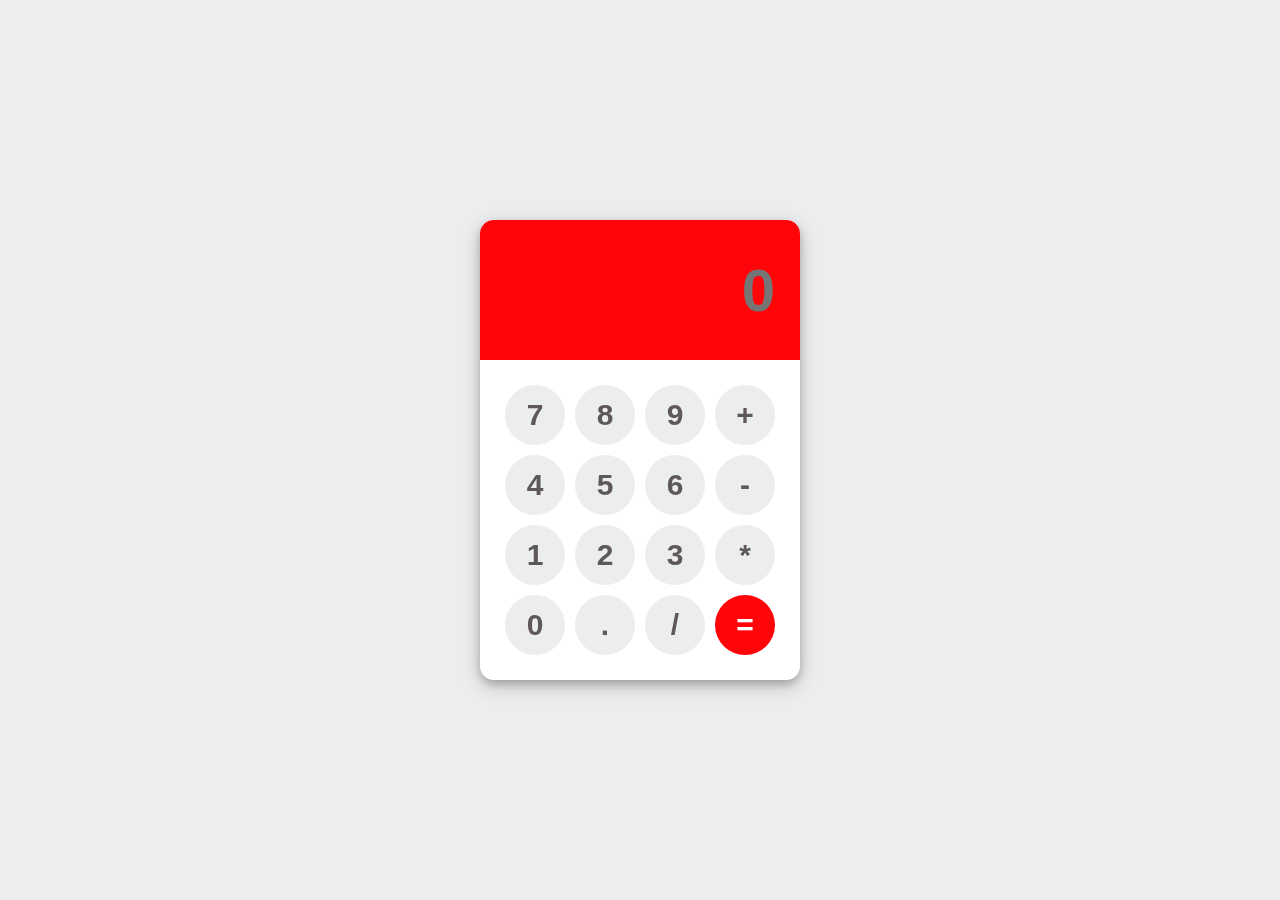
<file: index.html>
<!doctype html>
<html>
<head>
<meta charset="utf-8">
<title>JavaSctipt Calculator | Web Dev Trick</title>
	<link rel="stylesheet" href="3.css">
</head>

<body>
	<script>
	function calcNumbers(result){
		form.displayResult.value=form.displayResult.value+result;

	}
	</script>
	<div class="container">
		<form name="form">
		<div class="display">
			<input type="text" placeholder="0" name="displayResult" />
		</div>
			<div class="buttons">
			  <div class="row">
				<input type="button" name="b7" value="7" onClick="calcNumbers(b7.value)">
				  <input type="button" name="b8" value="8" onClick="calcNumbers(b8.value)">
				  <input type="button" name="b9" value="9" onClick="calcNumbers(b9.value)">
				  <input type="button" name="addb" value="+" onClick="calcNumbers(addb.value)">
				</div>

				<div class="row">
				<input type="button" name="b4" value="4" onClick="calcNumbers(b4.value)">
				  <input type="button" name="b5" value="5" onClick="calcNumbers(b5.value)">
				  <input type="button" name="b6" value="6" onClick="calcNumbers(b6.value)">
				  <input type="button" name="subb" value="-" onClick="calcNumbers(subb.value)">
				</div>

				<div class="row">
				<input type="button" name="b1" value="1" onClick="calcNumbers(b1.value)">
				  <input type="button" name="b2" value="2" onClick="calcNumbers(b2.value)">
				  <input type="button" name="b3" value="3" onClick="calcNumbers(b3.value)">
				  <input type="button" name="mulb" value="*" onClick="calcNumbers(mulb.value)">
				</div>

				<div class="row">
				<input type="button" name="b0" value="0" onClick="calcNumbers(b0.value)">
				  <input type="button" name="potb" value="." onClick="calcNumbers(potb.value)">
				  <input type="button" name="divb" value="/" onClick="calcNumbers(divb.value)">
				  <input type="button" class="red" value="=" onClick="displayResult.value=eval(displayResult.value)">
				</div>
			</div>

		</form>
	</div>
</body>

</html>
</file>
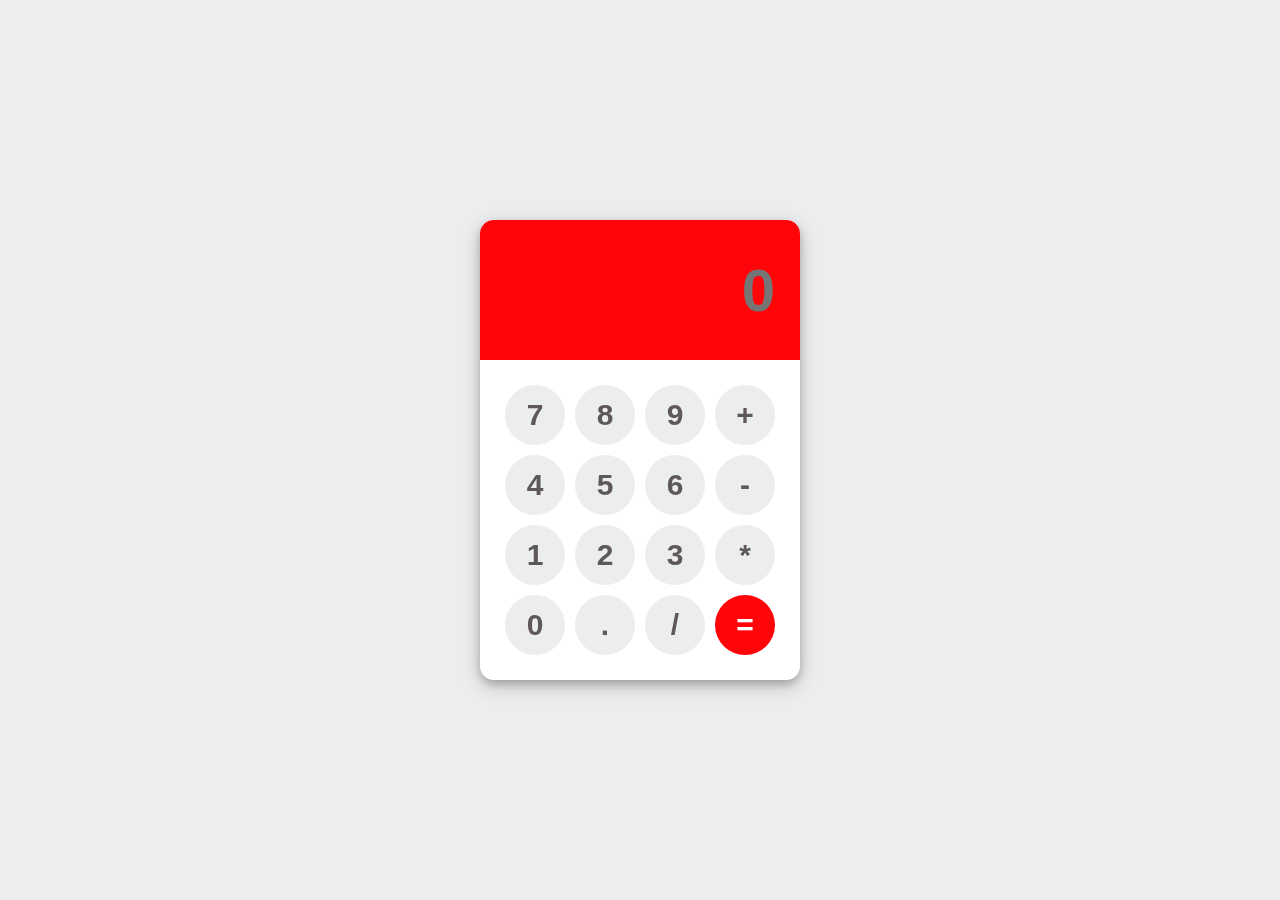
<file: 3.html>
<!doctype html>
<html>
<head>
<meta charset="utf-8">
<title>JavaSctipt Calculator | Web Dev Trick</title>
	<link rel="stylesheet" href="3.css">
</head>

<body>
	<script>
	function calcNumbers(result){
		form.displayResult.value=form.displayResult.value+result;

	}
	</script>
	<div class="container">
		<form name="form">
		<div class="display">
			<input type="text" placeholder="0" name="displayResult" />
		</div>
			<div class="buttons">
			  <div class="row">
				<input type="button" name="b7" value="7" onClick="calcNumbers(b7.value)">
				  <input type="button" name="b8" value="8" onClick="calcNumbers(b8.value)">
				  <input type="button" name="b9" value="9" onClick="calcNumbers(b9.value)">
				  <input type="button" name="addb" value="+" onClick="calcNumbers(addb.value)">
				</div>

				<div class="row">
				<input type="button" name="b4" value="4" onClick="calcNumbers(b4.value)">
				  <input type="button" name="b5" value="5" onClick="calcNumbers(b5.value)">
				  <input type="button" name="b6" value="6" onClick="calcNumbers(b6.value)">
				  <input type="button" name="subb" value="-" onClick="calcNumbers(subb.value)">
				</div>

				<div class="row">
				<input type="button" name="b1" value="1" onClick="calcNumbers(b1.value)">
				  <input type="button" name="b2" value="2" onClick="calcNumbers(b2.value)">
				  <input type="button" name="b3" value="3" onClick="calcNumbers(b3.value)">
				  <input type="button" name="mulb" value="*" onClick="calcNumbers(mulb.value)">
				</div>

				<div class="row">
				<input type="button" name="b0" value="0" onClick="calcNumbers(b0.value)">
				  <input type="button" name="potb" value="." onClick="calcNumbers(potb.value)">
				  <input type="button" name="divb" value="/" onClick="calcNumbers(divb.value)">
				  <input type="button" class="red" value="=" onClick="displayResult.value=eval(displayResult.value)">
				</div>
			</div>

		</form>
	</div>
</body>

</html>
</file>
<file: 3.css>
body, html {
	background: #ECEDEF;
	margin: 0;
	padding: 0;
}

.container {
	position: fixed;
	top: 50%;
	left: 50%;
	transform: translate(-50%, -50%);
	background: #fff;
	box-shadow: 0 4px 8px 0 rgba(0,0,0,0.2), 0 6px 20px 0 rgba(0,0,0,0.2);
	border-radius: 14px;
	padding-bottom: 20px;
	width: 320px;

}
.display {
	width: 100%;
	height: 60px;
	padding: 40px 0;
	background: #FF0509;
	border-top-left-radius: 14px;
	border-top-right-radius: 14px;
}
.buttons {
	padding: 20px 20px 0 20px;
}
.row {
	width: 280px;
	float: left;
}
input[type=button] {
	width: 60px;
	height: 60px;
	float: left;
	padding: 0;
	margin: 5px;
	box-sizing: border-box;
	background: #ecedef;
	border: none;
	font-size: 30px;
	line-height: 30px;
	border-radius: 50%;
	font-weight: 700;
	color: #5E5858;
	cursor: pointer;

}
input[type=text] {
	width: 270px;
	height: 60px;
	float: left;
	padding: 0;
	box-sizing: border-box;
	border: none;
	background: none;
	color: #ffffff;
	text-align: right;
	font-weight: 700;
	font-size: 60px;
	line-height: 60px;
	margin: 0 25px;

}
.red {
	background: #FF0509 !important;
	color: #ffffff !important;

}
</file>
